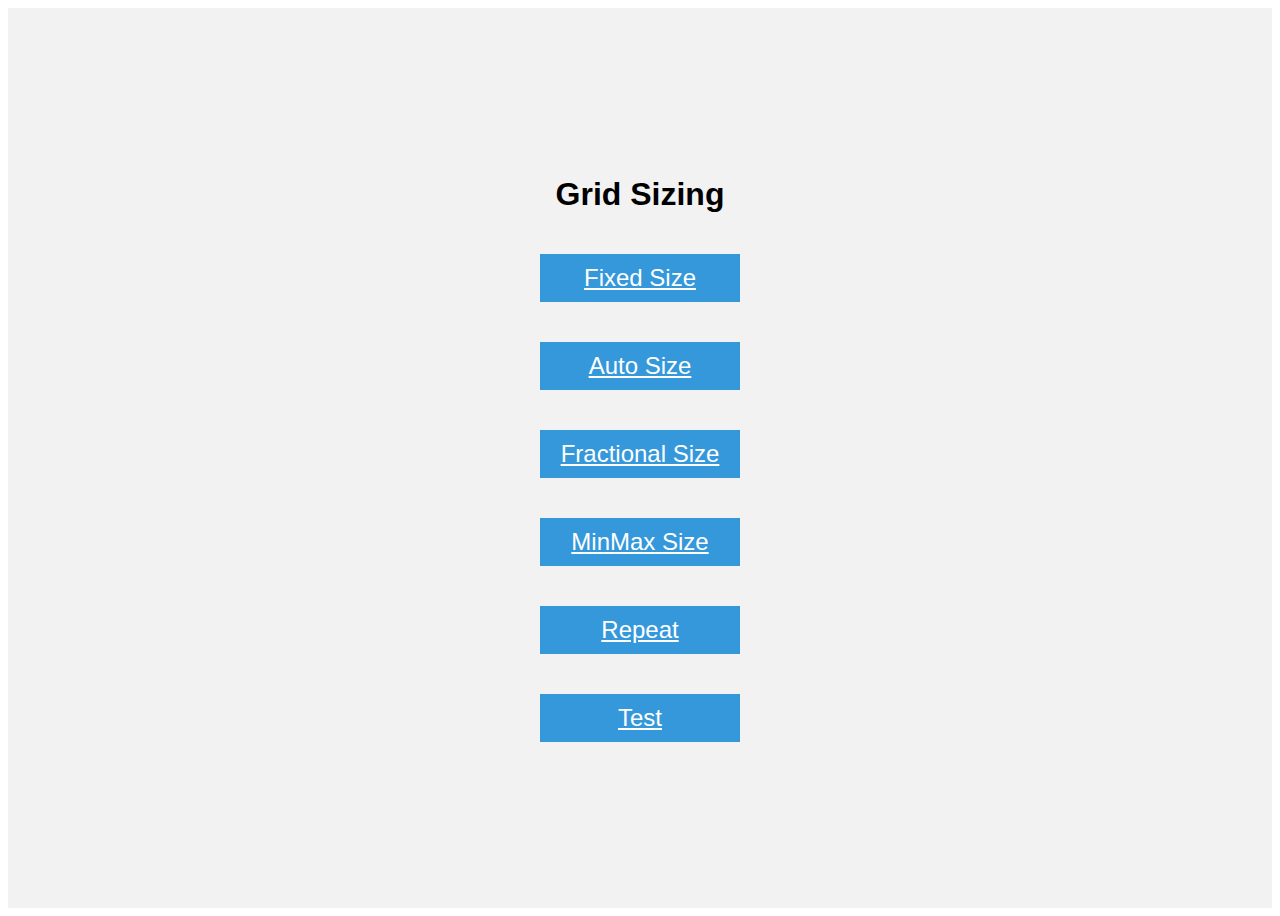
<file: 10.1 Grid Sizing/index.html>
<!DOCTYPE html>
<html lang="en">

<head>
  <meta charset="UTF-8">
  <meta name="google" content="notranslate">
  <meta name="viewport" content="width=device-width, initial-scale=1.0">
  <title>Grid Fundamentals</title>
  <style>
    body {
      font-family: sans-serif;
    }

    .container {
      display: flex;
      justify-content: center;
      align-items: center;
      flex-direction: column;
      height: 100vh;
      background-color: #f2f2f2;
    }

    .item {
      width: 200px;
      margin: 20px;
      background-color: #3498db;
      color: #fff;
      text-align: center;
      line-height: 2;
      font-size: 24px;
    }
  </style>
</head>

<body>
  <div class="container">
    <h1>Grid Sizing</h1>
    <a class="item" href="./fixed-size.html">Fixed Size</a>
    <a class="item" href="./auto-size.html">Auto Size</a>
    <a class="item" href="./fractional-size.html">Fractional Size</a>
    <a class="item" href="./minmax-size.html">MinMax Size</a>
    <a class="item" href="./repeat.html">Repeat</a>
    <a class="item" href="./test.html">Test</a>


  </div>
</body>

</html>
</file>
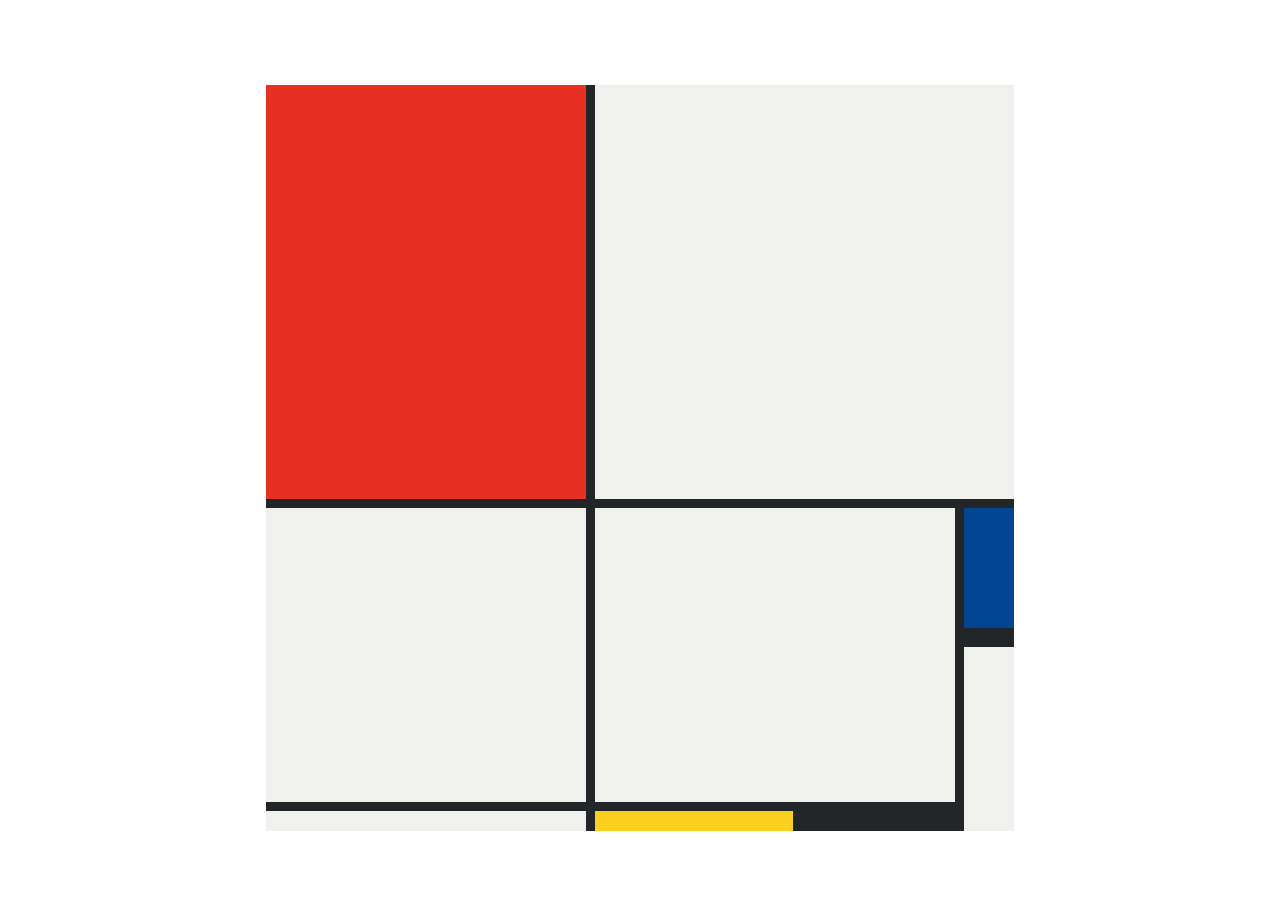
<file: 10.3 Mondrian Project/index.html>
<!DOCTYPE html>
<html lang="en">

<head>
  <meta charset="UTF-8">
  <meta name="viewport" content="width=device-width, initial-scale=1.0">
  <title>Mondrian Project</title>
  <style>
    
    /* 
    Write your CSS here 
    Gap Colour: #000
    White: #F0F1EC
    Red: #E72F24
    Black: #232629
    Blue: #004592
    Yellow: #F9D01E

    For dimensions, see dimensions.png image.
    HINT: Remember you can't change the properties of grid lines.
    But grid lines are transparent!
    */
    .viewport{
      display: flex;
      justify-content: center;
      align-items: center;
      height: 100vh;
    }
    .painting{
      height: 746px;
      width: 748px;
      display: grid;
      gap: 9px;
      grid-template-columns: 320px 198px 153px 50px;
      grid-template-rows: 414px 130px 155px 20px;
      background-color: #232629;
      
    }

    .red{
      background-color: #E72F24;
    }
    .w1, .w2, .w3{
      background-color: #F0F1EC;
    }
    .w1{
      grid-area: 1 / 2 / 2 / 5;
    }
    .w2{
      grid-area: 2 / 1 / 4 / 2;
    }
    .w3{
      grid-area: 2 / 2 / 4 / 4;
    }
    .blue{
      grid-area: 2 / 4 / 3 / 5;
      background-color: #004592;
      margin-bottom: 10px;
    }
    .w4{
      background-color: #F0F1EC;
      grid-area: 3 / 4 / 5 / 5;
    }
    .w5{
      background-color: #F0F1EC;
      grid-area: 4 / 1 / 5 / 2;
    }
    .yellow{
      background-color: #F9D01E;
      grid-area: 4 / 2 /5 /3;
    }
  </style>
</head>

<body><div class="viewport">
  <div class="painting">
  <div class="red"></div>
  <div class="w1"></div>
  <div class="w2"></div>
  <div class="w3"></div>
  <div class="w4"></div>
  <div class="w5"></div>
  <div class="blue"></div>
  <div class="yellow"></div>
  <div class="black"></div>

  </div>
</div>
</body>

</html>
</file>
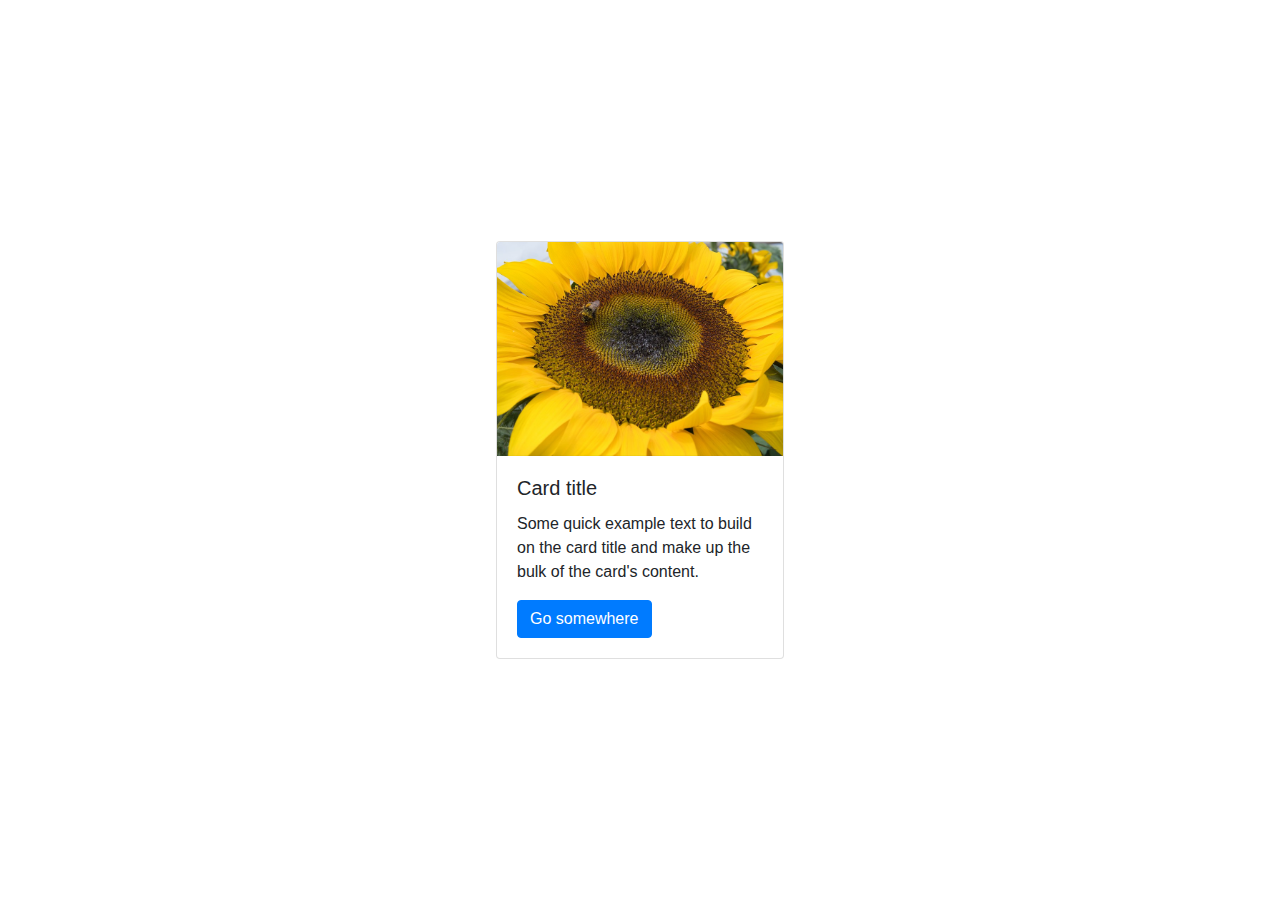
<file: 11.0 Bootstrap Intro/index.html>
<!doctype html>
<html lang="en">

<head>
  <meta charset="utf-8">
  <meta name="viewport" content="width=device-width, initial-scale=1">
  <title>Bootstrap</title>
  <!-- TODO 1: Add the Bootstrap link here. -->
  <link rel="stylesheet" href="https://cdn.jsdelivr.net/npm/bootstrap@4.0.0/dist/css/bootstrap.min.css" integrity="sha384-Gn5384xqQ1aoWXA+058RXPxPg6fy4IWvTNh0E263XmFcJlSAwiGgFAW/dAiS6JXm" crossorigin="anonymous">
<script src="https://cdn.jsdelivr.net/npm/bootstrap@4.0.0/dist/js/bootstrap.min.js" integrity="sha384-JZR6Spejh4U02d8jOt6vLEHfe/JQGiRRSQQxSfFWpi1MquVdAyjUar5+76PVCmYl" crossorigin="anonymous"></script>
  <style>
    .flex-container{
      display: flex;
      justify-content: center;
      align-items: center;
      height: 100vh;
    }
  </style>
</head>

<body>
  <div class="flex-container">
    <div class="card" style="width: 18rem;">
  <img class="card-img-top" src="flower.jpg" alt="Card image cap">
  <div class="card-body">
    <h5 class="card-title">Card title</h5>
    <p class="card-text">Some quick example text to build on the card title and make up the bulk of the card's content.</p>
    <a href="#" class="btn btn-primary">Go somewhere</a>
  </div>
</div>
    <!-- TODO 3: Change the image src to display the flower.jpg image. -->
  </div>
</body>

</html>
</file>
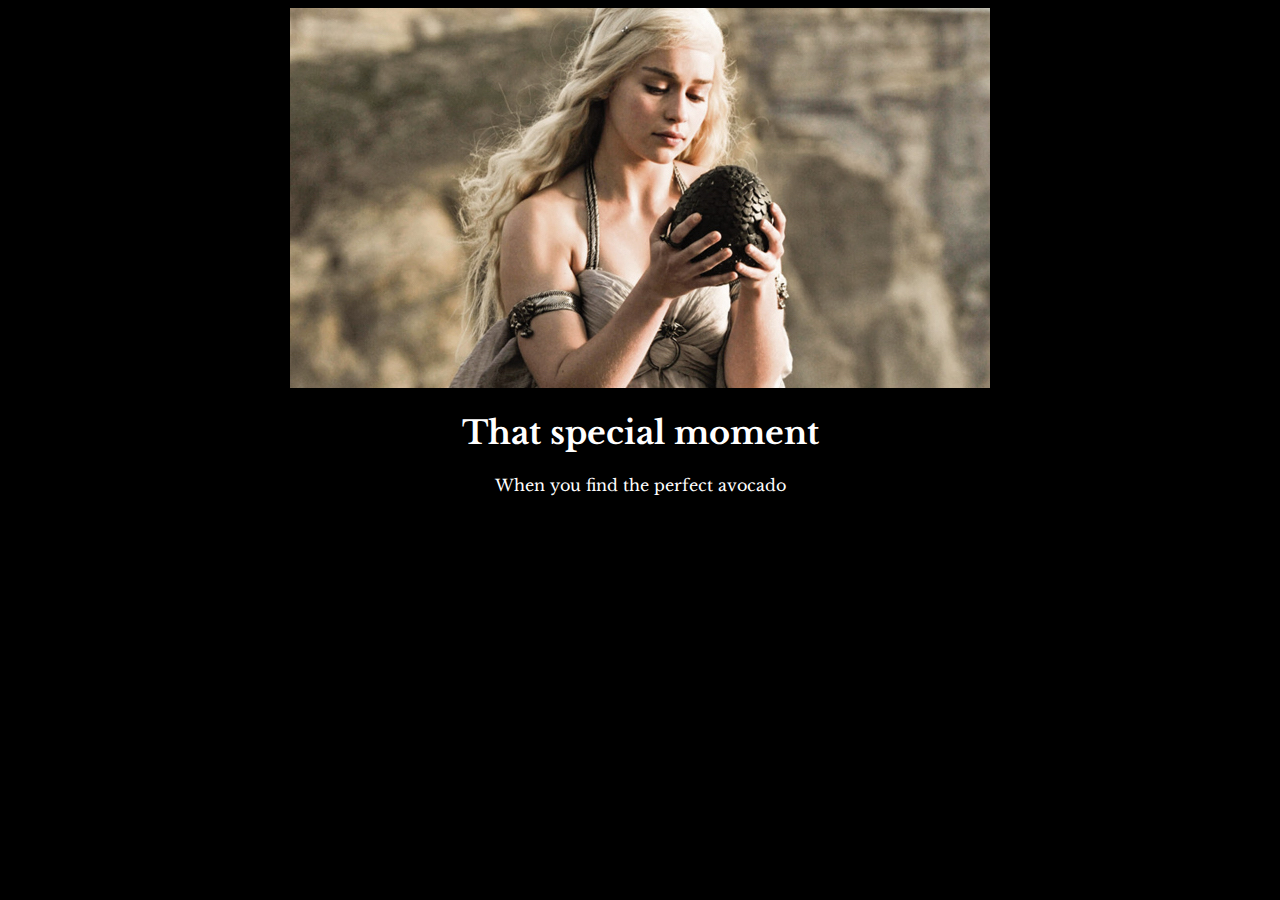
<file: 6.4 Motivation Meme Project/index.html>
<!-- 
  TODO: Create a motivational post website.
Style it how ever you like. 
Look at the goal image for inspiration.
But it must have the following features:
1. The main h1 text should be using the Regular Libre Baskerville Font from Google Fonts:
  https://fonts.google.com/specimen/Libre+Baskerville
2. The text should be white and background black.
3. Add your own image into the images folder inside assets. It should have a 5px white border.
4. The text should be center aligned.
5. Create a div to contain the h1, p and img elements. Adjust the margins so that the image and text are centered on the page. 
  Hint: You horizontally center a div by giving it a width of 50% and a margin-left of 25%.
  Hint: Set the image to have a width of 100% so it fills the div. 
6. Read about the text-transform property on MDN docs to make the h1 uppercase with CSS.
  https://developer.mozilla.org/en-US/docs/Web/CSS/text-transform 
-->

<!DOCTYPE html>
<html lang="en">
<head>
  <meta charset="UTF-8">
  <meta name="viewport" content="width=device-width, initial-scale=1.0">
  <title>Document</title>
  <link href="style.css" rel="stylesheet">
  <link rel="preconnect" href="https://fonts.googleapis.com">
<link rel="preconnect" href="https://fonts.gstatic.com" crossorigin>
<link href="https://fonts.googleapis.com/css2?family=Libre+Baskerville&display=swap" rel="stylesheet">

</head>
<body>
  <div>
    <img src="assets/images/daenerys.jpeg" alt="daenerys">
    <h1>That special moment</h1>
    <p>When you find the perfect avocado</p>
  </div>
  
</body>
</html>
</file>
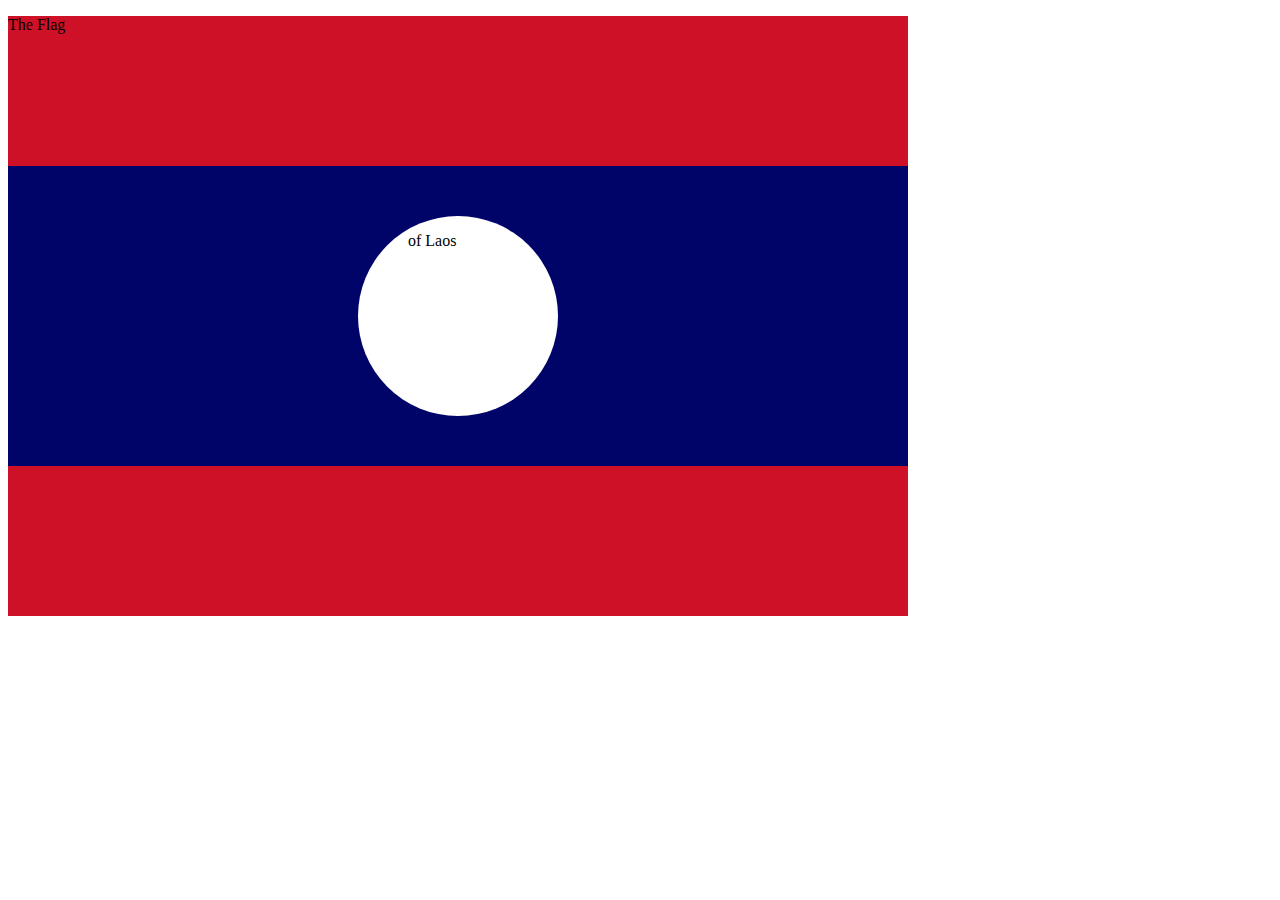
<file: 7.3 CSS Flag Project/index.html>
<!DOCTYPE html>
<html lang="en">

<head>
  <meta charset="UTF-8">
  <title>CSS Flag Project</title>
  <style>
    .flag{
      width: 900px;
      height: 600px;
      background-color: rgb(206, 17, 38);
    }
    .flag > div{
      height: 50%;
      margin-top: 132px;
      background-color: rgb(0,4,104);

    }

    .flag > div > div{
      
      display: inline-block;
      background-color: white;
      height: 200px;
      width: 200px;
      border-radius: 50%;
      margin-top: 50px;
      margin-left: 350px;
    }

    .flag > div p{
      margin-left: 50px;;
    }

    
  </style>
</head>

<!-- 
  IMPORTANT! Do not change any HTML
Don't add any classes/ids/elements 
Use what you know about combining selectors 
and CSS specificity instead.
Hint 1: The flag is 900px by 600px and the circle is 200px by 200px.
Hint 2: You can use CSS inspection to get the colors from
https://appbrewery.github.io/flag-of-laos/
-->

<body>
  <div class="flag">
    <p>The Flag</p>
    <div>
      <div>
        <p>of Laos</p>
      </div>
    </div>
  </div>
</body>

</html>
</file>
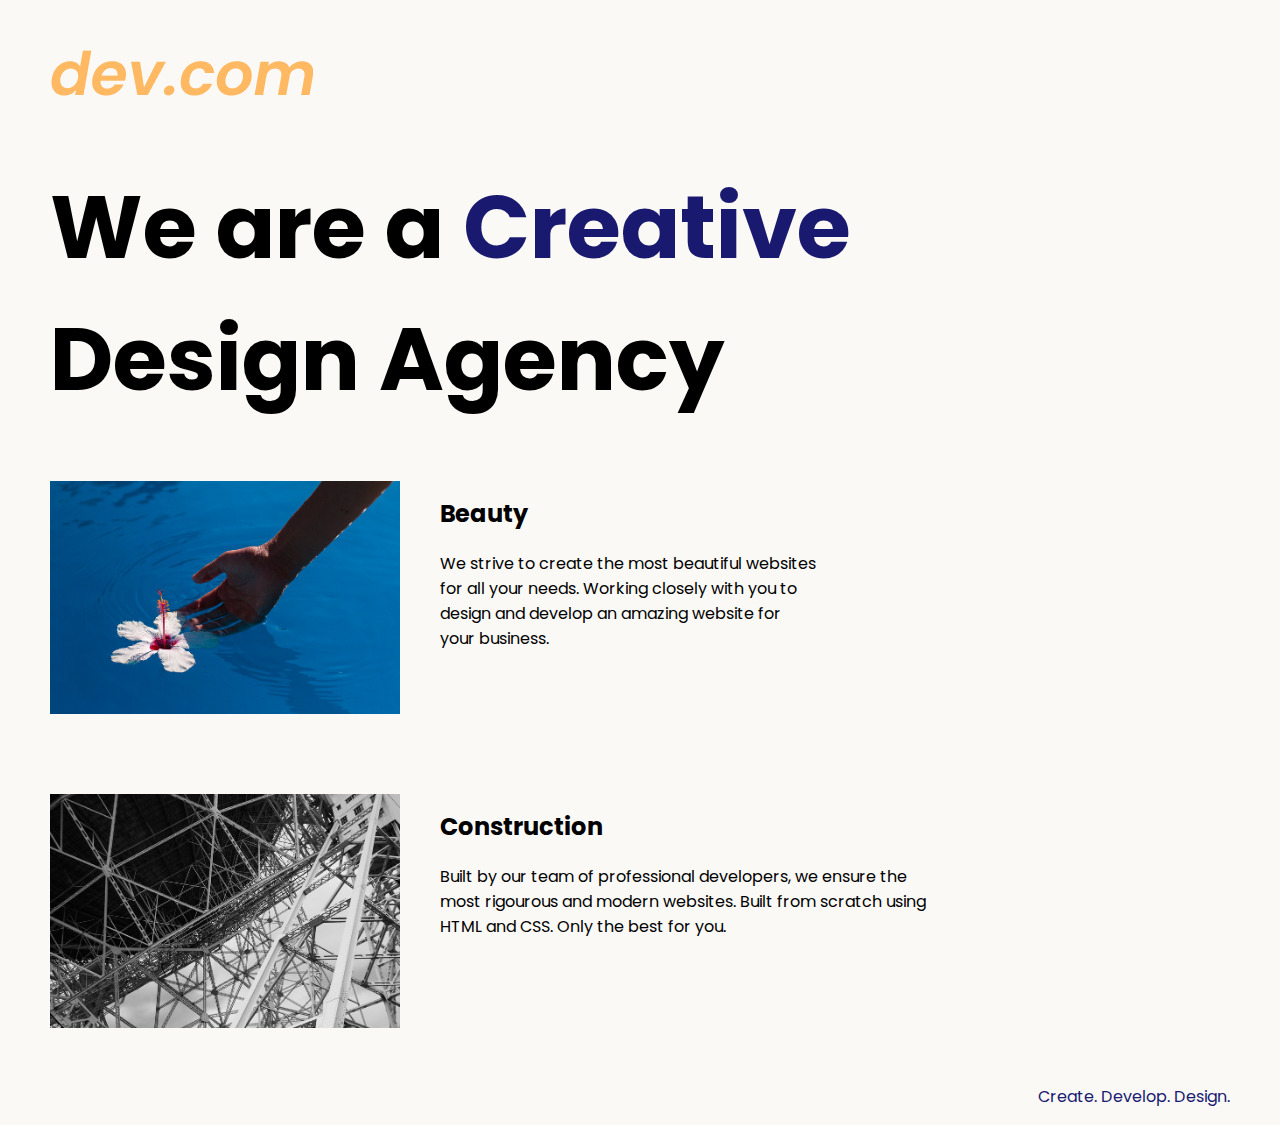
<file: 8.4 Web Design Agency Project/index.html>
<!DOCTYPE html>
<html lang="en">

<head>
  <meta charset="UTF-8">
  <meta name="viewport" content="width=device-width, initial-scale=1.0">
  <title>Agency</title>
  <link rel="stylesheet" href="./style.css">
  <link rel="preconnect" href="https://fonts.googleapis.com">
  <link rel="preconnect" href="https://fonts.gstatic.com" crossorigin>
  <link href="https://fonts.googleapis.com/css2?family=Poppins:wght@400;700&display=swap" rel="stylesheet">
</head>

<body>
  <div class="main">
    <img class="logo" src="./assets/images/logo.png" alt="logo">
    <h1>We are a <span class="eee">Creative</span> <br> Design Agency</h1>
    <div class="left card"><img class="tile-image" src="./assets/images/beautiful.jpg" alt="hand and flower in water">
      <h2 class="card-title">Beauty</h2>
      <p class="card-text">We strive to create the most beautiful websites <br> for all your needs. Working closely with you
        to <br>design and
        develop an amazing website for <br> your business.</p>
    </div>

    <div class="right card"><img class="tile-image" src="./assets/images/construction.jpg" alt="metal structure">
      <h2 class="card-title">Construction</h2>
      <p>Built by our team of professional developers, we ensure the most rigourous and modern websites. Built from
        scratch using HTML and CSS. Only the best for you.</p>
    </div>

  </div>
  <footer>
    <p>Create. Develop. Design.</p>
  </footer>
</body>

</html>
</file>
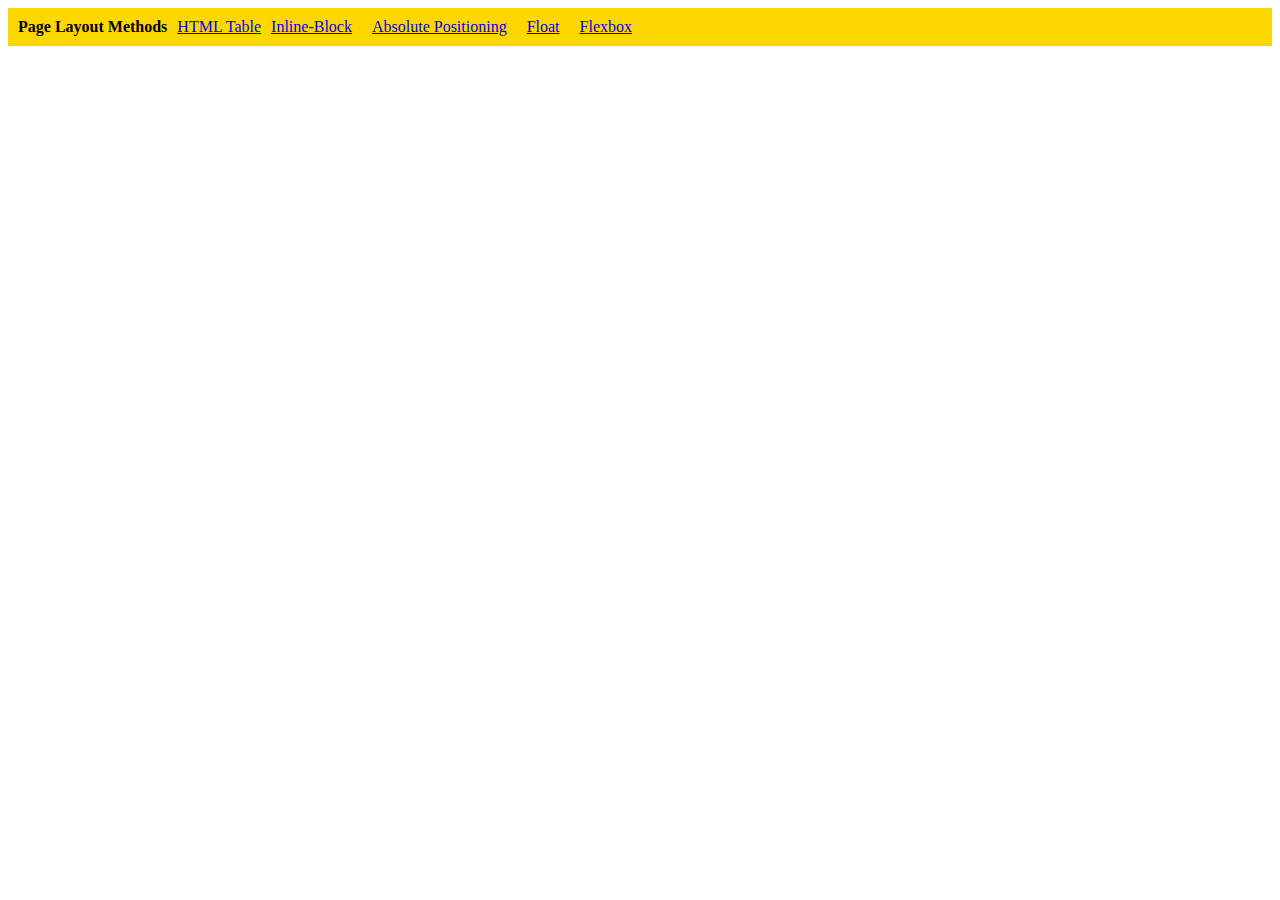
<file: 9.0 Display Flex/index.html>
<!DOCTYPE html>
<html lang="en">

<head>
  <meta charset="UTF-8">
  <meta name="viewport" content="width=device-width, initial-scale=1.0">
  <title>Column Layout Methods</title>
  <style>
    .container{
      display: flex;
      gap: 10px;
    }
    p {
      padding: 0;
      margin: 0;
      font-weight: 700;
    }

    li {
      list-style: none;
    }

    .container {
      padding: 10px;
      background-color: gold;
    }

  </style>
</head>

<body>
  <div class="container">
    <p>Page Layout Methods</p>

    <li><a href="./html-table.html">HTML Table</a></li>
    <li><a href="./inline-block.html">Inline-Block</li>
    <li><a href="./absolute-position.html">Absolute Positioning</li>
    <li><a href="./float.html">Float</li>
    <li><a href="./flex.html">Flexbox</li>

  </div>
</body>

</html>
</file>
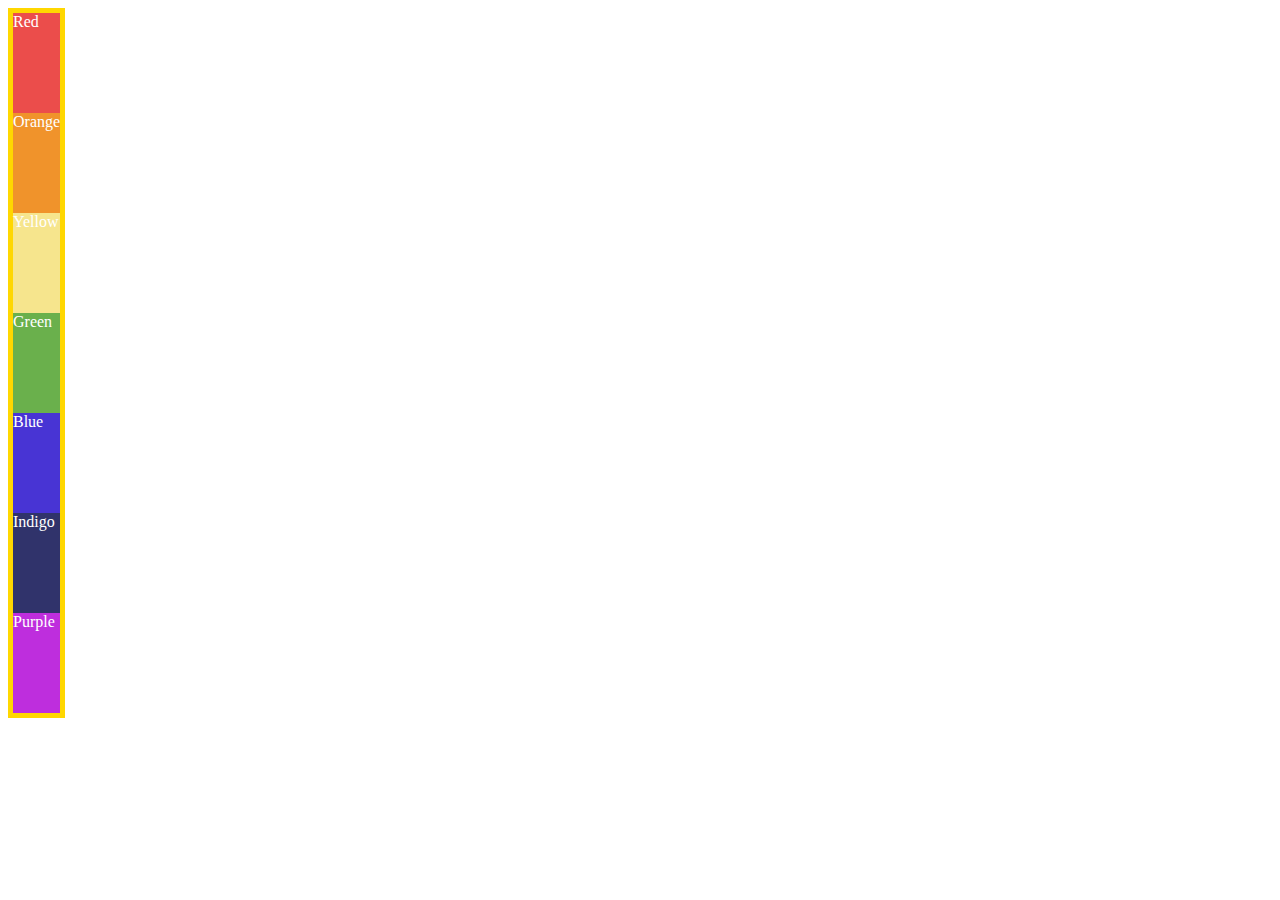
<file: 9.1 Flex Direction/index.html>
<!DOCTYPE html>
<html lang="en">

<head>
  <meta charset="UTF-8">
  <meta name="viewport" content="width=device-width, initial-scale=1.0">
  <title>Flex Direction</title>
  <!-- HINT:
  https://developer.mozilla.org/en-US/docs/Web/CSS/Universal_selectors
  https://developer.mozilla.org/en-US/docs/Learn/CSS/Building_blocks/Selectors/Combinators 
  -->
  <style>
    .container {
      color: white;
      border: 5px solid gold;
      display: inline-flex;
      flex-direction: column;
    

    }

    /*
Select all the elements that are the direct
children of the .container class.
    */
    .container > div{
      flex-basis: 100px;
    }
    .red {background-color: #eb4d4b;}
    .orange {background-color: #f0932b;}
    .yellow {background-color: #f6e58d;}
    .green {background-color: #6ab04c;}
    .blue {background-color: #4834d4;}
    .indigo {background-color: #30336b;}
    .purple {background-color: #be2edd;}
  </style>
</head>

<body>
  <div class="container">
    <div class="red">Red</div>
    <div class="orange">Orange</div>
    <div class="yellow">Yellow</div>
    <div class="green">Green</div>
    <div class="blue">Blue</div>
    <div class="indigo">Indigo</div>
    <div class="purple">Purple</div>
  </div>
  
</body>

</html>
</file>
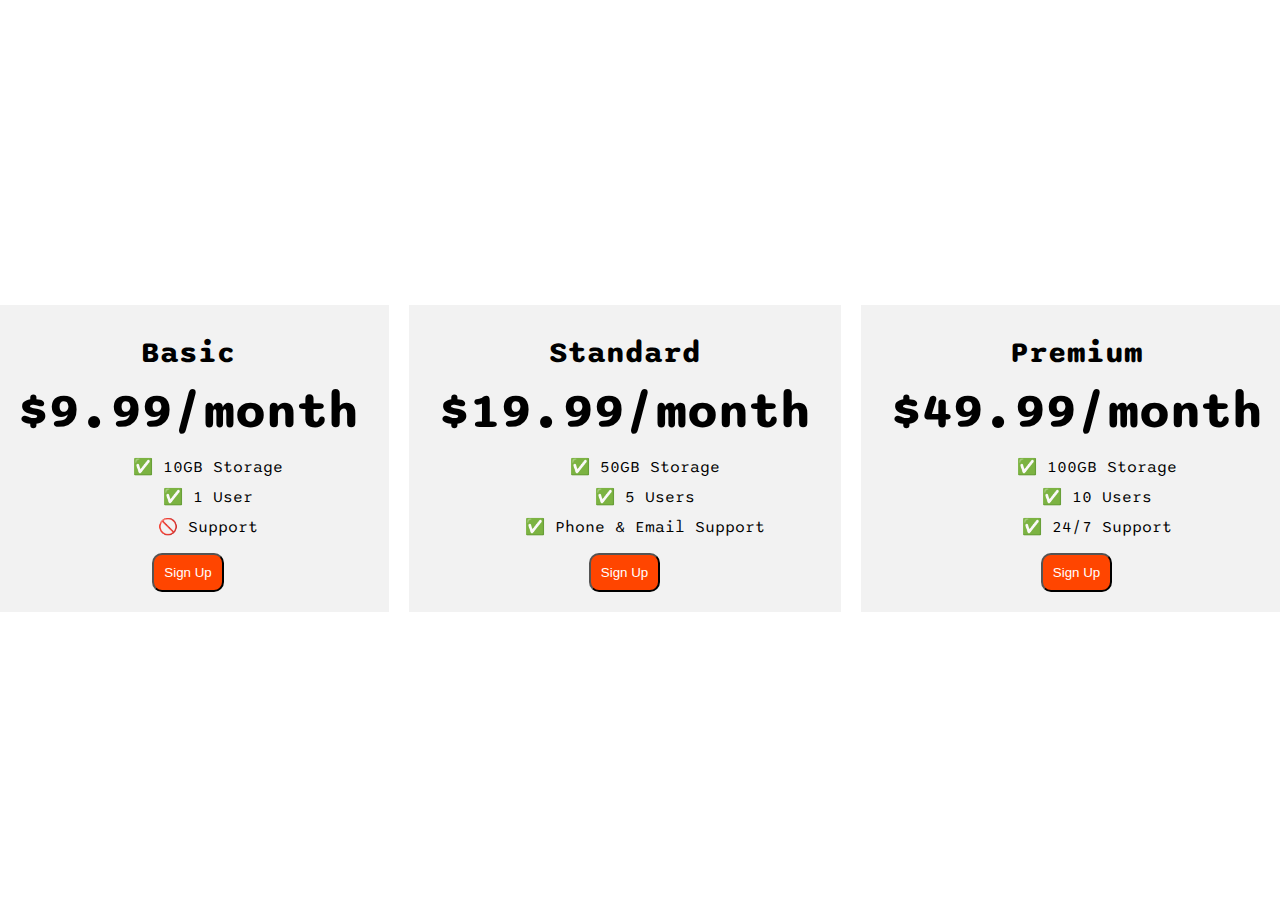
<file: 9.4 Flexbox Pricing Table Project/index.html>
<!DOCTYPE html>
<html>

<head>
  <title>Flexbox Pricing Table</title>
  <link rel="preconnect" href="https://fonts.googleapis.com">
  <link rel="preconnect" href="https://fonts.gstatic.com" crossorigin>
  <link href="https://fonts.googleapis.com/css2?family=Sono:wght@400;700&display=swap" rel="stylesheet">
  <style>
    body {
      font-family: 'Sono', sans-serif;
    }
    ul{
      list-style: none;
    }
    li{
      margin-bottom: 10px;
    }

    .pricing-container{
      display:flex;
      justify-content: center;
      gap:20px;
      align-items: center;
      height: 100vh;
    }
    .pricing-plan{
      flex: 1;
      max-width: 400px;
      background-color: #f2f2f2;
      text-align: center;
      padding: 20px;
    }
    .plan-title{
      font-size: 30px;
      font-weight: bold;
      margin: 10px;
    }
    .plan-price{
      font-size: 50px;
      font-weight: bold;
      margin: 10px;
    }
    .plan-button{
      background-color: orangered;
      color: white;
      padding: 10px;
      border-radius: 10px;
    }
    /* Hint: What can you do with a media query and flexbox? */
    @media (max-width: 1250px) {
      .pricing-container{
        flex-direction: column;
      }
      
    }
  </style>
</head>

<body>
  <div class="pricing-container">
    <div class="pricing-plan">
      <div class="plan-title">Basic</div>
      <div class="plan-price">$9.99/month</div>
      <ul class="plan-features">
        <li>✅ 10GB Storage</li>
        <li>✅ 1 User</li>
        <li>🚫 Support</li>
      </ul>
      <button class="plan-button">Sign Up</a>
    </div>
    <div class="pricing-plan">
      <div class="plan-title">Standard</div>
      <div class="plan-price">$19.99/month</div>
      <ul class="plan-features">
        <li>✅ 50GB Storage</li>
        <li>✅ 5 Users</li>
        <li>✅ Phone &amp; Email Support</li>
      </ul>
      <button class="plan-button">Sign Up</a>
    </div>
    <div class="pricing-plan">
      <div class="plan-title">Premium</div>
      <div class="plan-price">$49.99/month</div>
      <ul class="plan-features">
        <li>✅ 100GB Storage</li>
        <li>✅ 10 Users</li>
        <li>✅ 24/7 Support</li>
      </ul>
      <button class="plan-button">Sign Up</a>
    </div>
  </div>

</body>

</html>
</file>
<file: 6.4 Motivation Meme Project/style.css>
body{
   background-color: black; 
   color: white;
   font-family: 'Libre Baskerville', serif;
   text-align: center;
}

.div{
    width: 50%;
    margin-top: 100px;
    
}

.img{
    width: 100%;
    border: 5px solid white;
    
}
</file>
<file: 8.4 Web Design Agency Project/style.css>
body {
  font-family: "Poppins", sans-serif;
  margin: 50px 50px 0 50px;
  background-color: #faf9f6;
  display: flex;
  flex-direction: column;
  min-height: 95vh;
}
.main {
  flex: 1;
}

.left{ 
  display: inline-block;
  
}
.card{
  width: 900px;
}
.eee{
  color: midnightblue;
}
.card-title{
  margin-top: 55px;
}
.right{
  display: inline-block;
}

h1 {
  font-size: 5.5rem;
  margin-bottom: 15px;
}
.tile-image{
  float: left;
  width: 350px;
  margin: 40px;
  margin-left: 0px;
}
footer {
  text-align: right;
  color: midnightblue;
}

.logo{
 
  display: inline-block;
  clear:left;
  clear:right;
  
}

@media (max-width: 600px){
  .logo{
    width: 100px;
  }
  h1{
    font-size: 53px;
    text-align: center;
  }
  
  p,h2{
    clear: both;
  }
  .card{
    width: 400px;
    padding: 50px;
  }
  .tile-image{
    margin: 0px;
    width: 400px
  }

}
</file>
